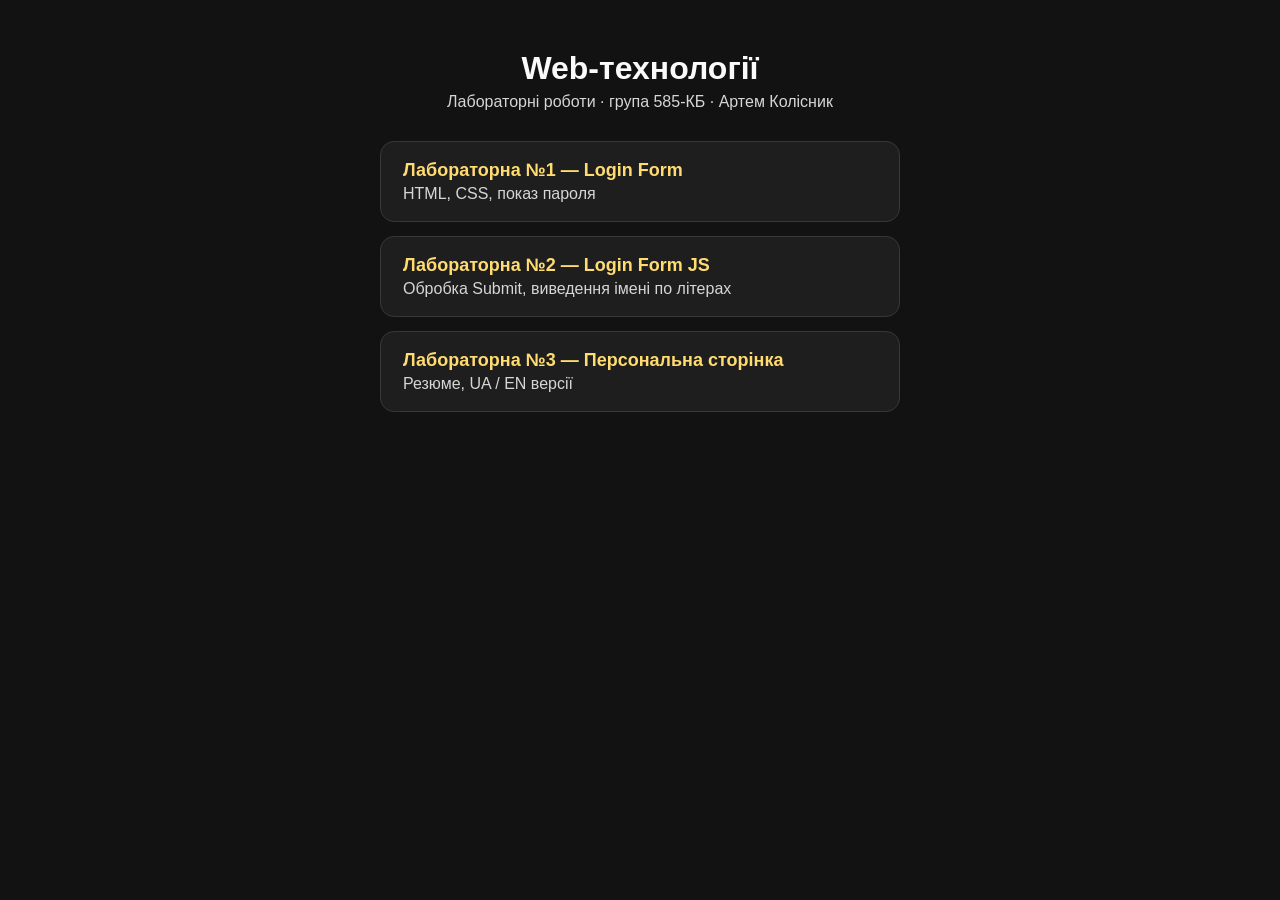
<file: index.html>
<!DOCTYPE html>
<html lang="uk">
<head>
    <meta charset="UTF-8">
    <meta name="viewport" content="width=device-width, initial-scale=1.0">
    <title>Лабораторні роботи — Web-технології</title>
    <style>
        * { margin: 0; padding: 0; box-sizing: border-box; }
        body { font-family: 'Inter', Arial, sans-serif; background: #121212; color: #d6d6d6;
               min-height: 100vh; display: flex; flex-direction: column; align-items: center; padding: 50px 16px; }
        h1 { color: #fafafa; margin-bottom: 6px; text-align: center; }
        .sub { margin-bottom: 30px; text-align: center; }
        .list { width: 100%; max-width: 520px; display: flex; flex-direction: column; gap: 14px; }
        a { display: block; padding: 18px 22px; background: #1e1e1f; border: 1px solid #383838; border-radius: 14px;
            color: inherit; text-decoration: none; transition: border-color .2s, transform .2s; }
        a:hover { border-color: #ffdb70; transform: translateY(-2px); }
        a b { display: block; color: #ffdb70; font-size: 18px; margin-bottom: 4px; }
    </style>
</head>
<body>
    <h1>Web-технології</h1>
    <p class="sub">Лабораторні роботи · група 585-КБ · Артем Колісник</p>
    <div class="list">
        <a href="lab1_login_form/index.html"><b>Лабораторна №1 — Login Form</b>HTML, CSS, показ пароля</a>
        <a href="lab2_login_form_js/index.html"><b>Лабораторна №2 — Login Form JS</b>Обробка Submit, виведення імені по літерах</a>
        <a href="lab3_cv/index.html"><b>Лабораторна №3 — Персональна сторінка</b>Резюме, UA / EN версії</a>
    </div>
</body>
</html>
</file>
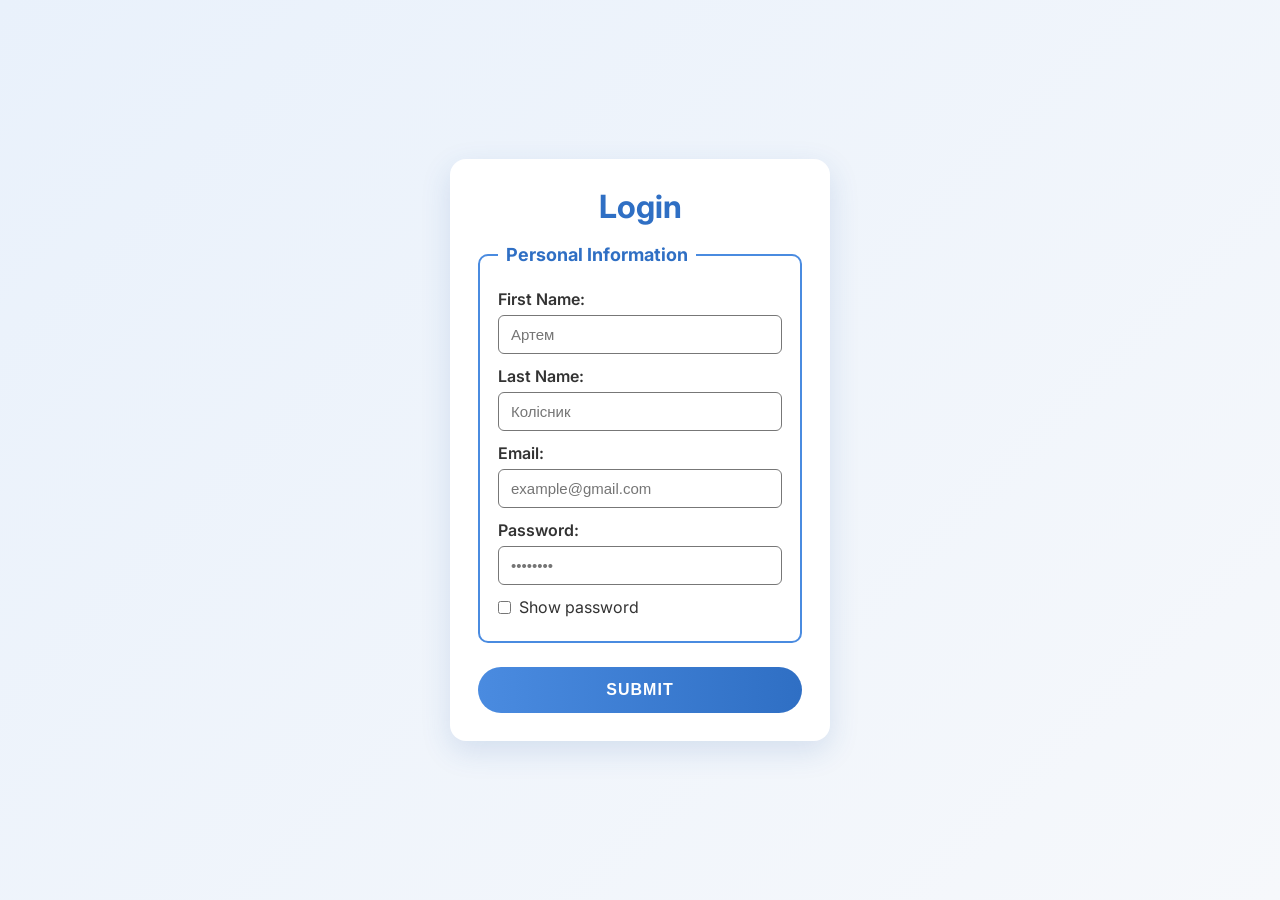
<file: lab1_login_form/index.html>
<!DOCTYPE html>
<html lang="uk">
<head>
    <meta charset="UTF-8">
    <meta name="viewport" content="width=device-width, initial-scale=1.0">
    <title>Login Form</title>
    <link rel="stylesheet" href="style.css">
</head>
<body>
    <main class="wrapper">
        <form class="login-form" id="loginForm">
            <h1 class="title">Login</h1>

            <fieldset class="group">
                <legend>Personal Information</legend>

                <label for="firstName">First Name:</label>
                <input type="text" id="firstName" name="firstName" placeholder="Артем" required>

                <label for="lastName">Last Name:</label>
                <input type="text" id="lastName" name="lastName" placeholder="Колісник" required>

                <label for="email">Email:</label>
                <input type="email" id="email" name="email" placeholder="example@gmail.com" required>

                <label for="password">Password:</label>
                <input type="password" id="password" name="password" placeholder="••••••••" required>

                <label class="show-pass">
                    <input type="checkbox" id="showPassword">
                    Show password
                </label>
            </fieldset>

            <button type="submit" class="btn">Submit</button>
        </form>
    </main>

    <script src="script.js"></script>
</body>
</html>
</file>
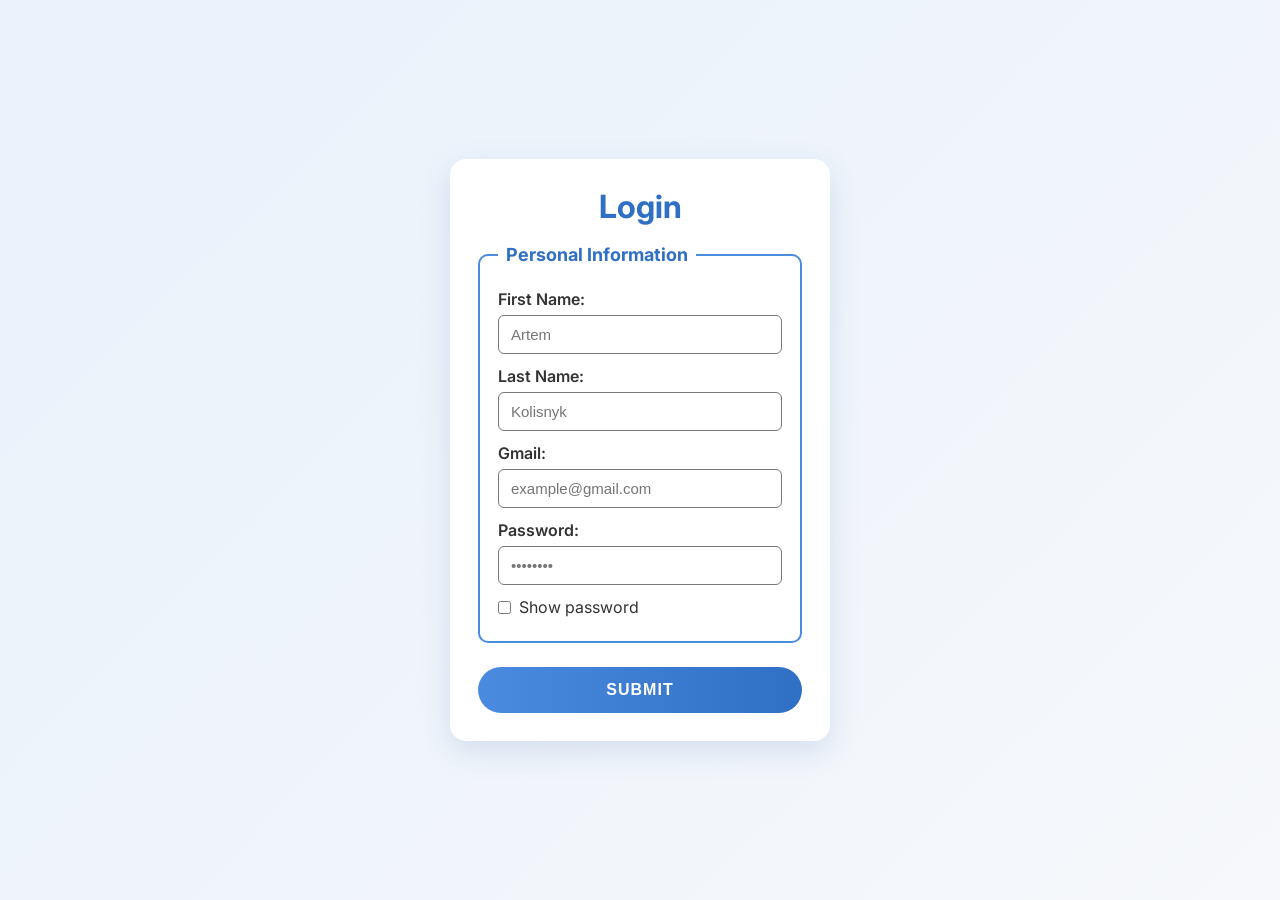
<file: lab2_login_form_js/index.html>
<!DOCTYPE html>
<html lang="uk">
<head>
    <meta charset="UTF-8">
    <meta name="viewport" content="width=device-width, initial-scale=1.0">
    <title>Login Form JS</title>
    <link rel="stylesheet" href="style.css">
</head>
<body>
    <main class="wrapper">
        <form class="login-form" id="loginForm">
            <h1 class="title">Login</h1>

            <fieldset class="group">
                <legend>Personal Information</legend>

                <label for="firstName">First Name:</label>
                <input type="text" id="firstName" class="user-name" placeholder="Artem" required>

                <label for="lastName">Last Name:</label>
                <input type="text" id="lastName" placeholder="Kolisnyk" required>

                <label for="email">Gmail:</label>
                <input type="email" id="email" placeholder="example@gmail.com" required>

                <label for="password">Password:</label>
                <input type="password" id="password" placeholder="••••••••" required>

                <label class="show-pass">
                    <input type="checkbox" id="showPassword">
                    Show password
                </label>
            </fieldset>

            <button type="submit" class="btn">Submit</button>
        </form>
    </main>

    <!-- Pop-up вікно -->
    <div class="pop-up hidden">
        <div class="pop-up__window">
            <button class="close-button" aria-label="close">&times;</button>
            <h2>Success</h2>
            <p>Registration successful!</p>
            <div class="letters"></div>
            <p class="info"></p>
            <button class="btn close">Close</button>
        </div>
    </div>

    <!-- type="module" дозволяє використовувати import / export -->
    <script type="module" src="index.js"></script>
</body>
</html>
</file>
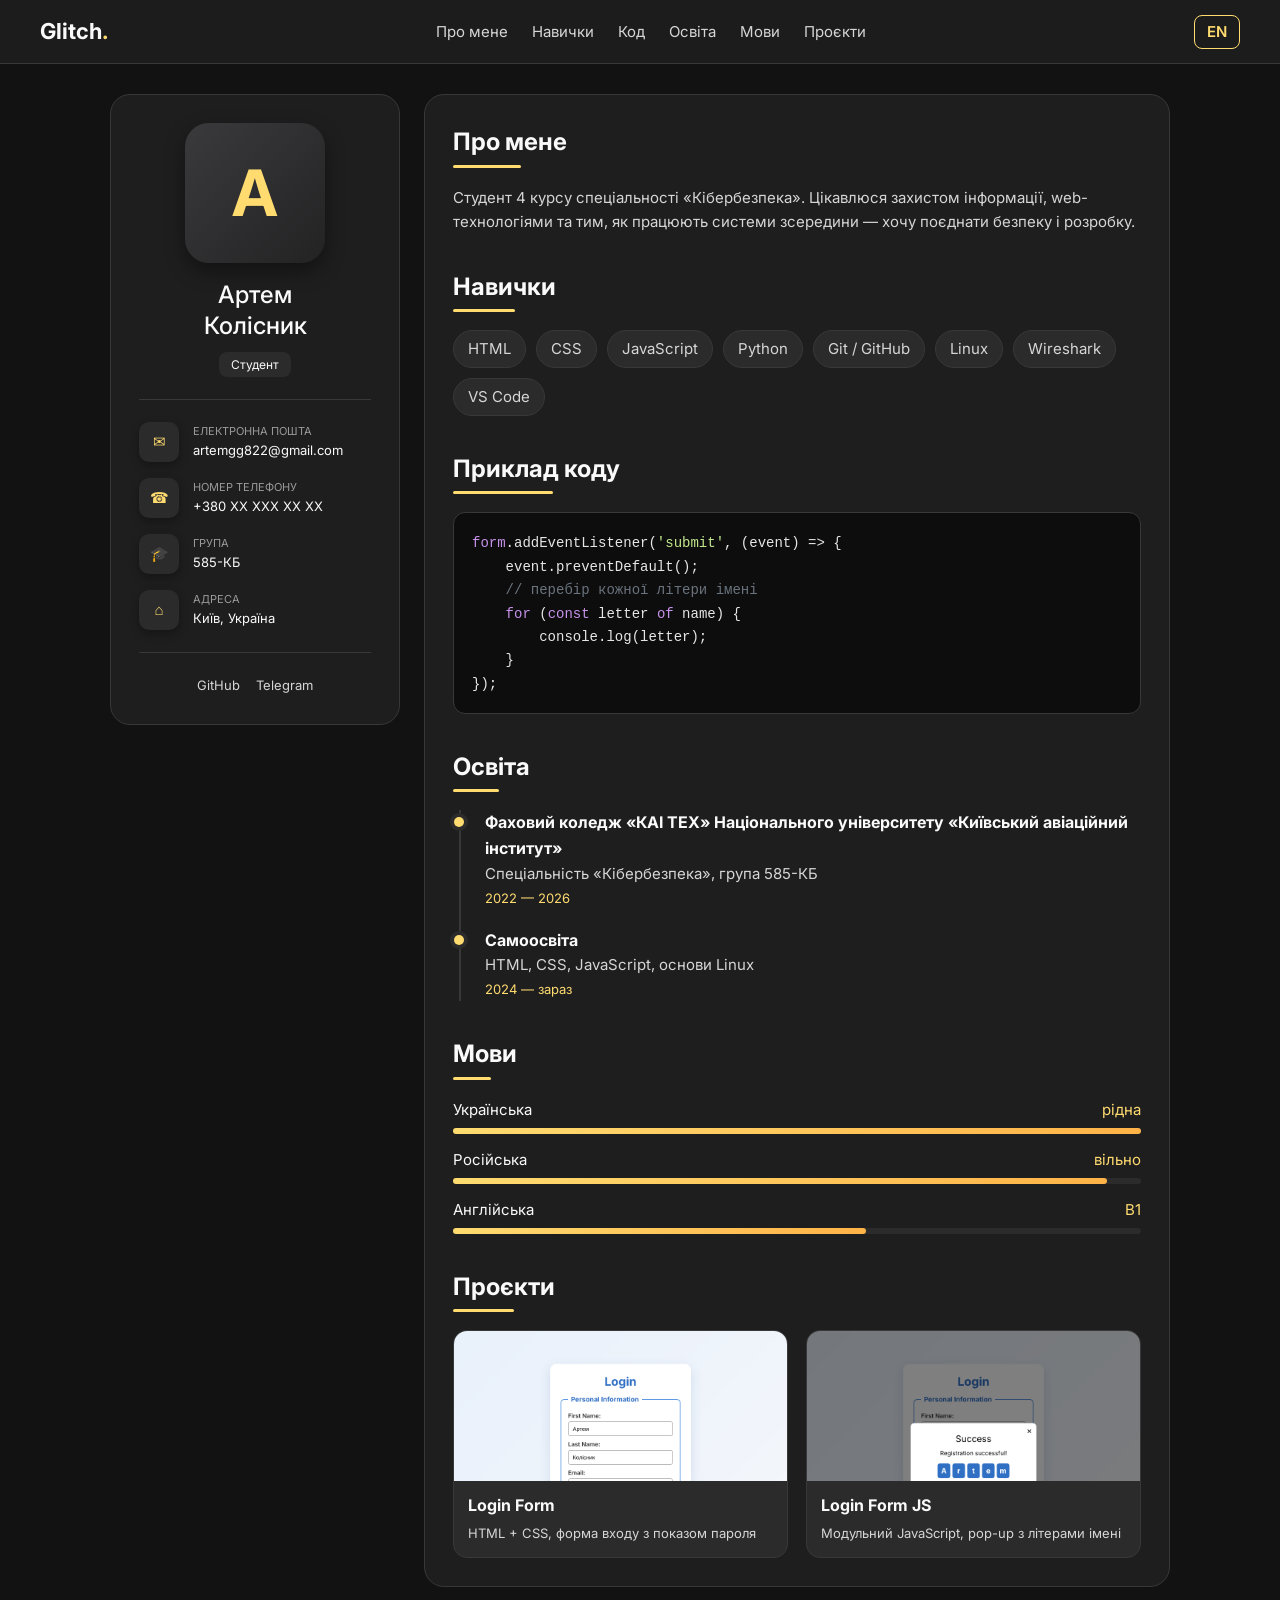
<file: lab3_cv/index.html>
<!DOCTYPE html>
<html lang="uk">
<head>
    <meta charset="UTF-8">
    <meta name="viewport" content="width=device-width, initial-scale=1.0">
    <title>Артем Колісник — персональна сторінка</title>
    <link rel="stylesheet" href="style.css">
</head>
<body>
    <header class="header">
        <a class="logo" href="#">Glitch<span>.</span></a>
        <nav><ul class="nav"><li><a href="#about">Про мене</a></li><li><a href="#skills">Навички</a></li><li><a href="#code">Код</a></li><li><a href="#education">Освіта</a></li><li><a href="#languages">Мови</a></li><li><a href="#projects">Проєкти</a></li></ul></nav>
        <a class="lang-switch" href="en.html">EN</a>
    </header>

    <div class="container">
        <aside class="sidebar">
            <div class="avatar">А</div>
            <h1 class="name">Артем<br>Колісник</h1>
            <p class="badge">Студент</p>
            <hr>
            <ul class="contacts">
                <li class="contact">
                    <span class="contact__icon">✉</span>
                    <div><p class="contact__title">Електронна пошта</p><p class="contact__text">artemgg822@gmail.com</p></div>
                </li>
                <li class="contact">
                    <span class="contact__icon">☎</span>
                    <div><p class="contact__title">Номер телефону</p><p class="contact__text">+380 XX XXX XX XX</p></div>
                </li>
                <li class="contact">
                    <span class="contact__icon">🎓</span>
                    <div><p class="contact__title">Група</p><p class="contact__text">585-КБ</p></div>
                </li>
                <li class="contact">
                    <span class="contact__icon">⌂</span>
                    <div><p class="contact__title">Адреса</p><p class="contact__text">Київ, Україна</p></div>
                </li>
            </ul>
            <hr>
            <div class="social">
                <a href="https://github.com/GodsFlower" title="GitHub">GitHub</a>
                <a href="https://t.me/" title="Telegram">Telegram</a>
            </div>
        </aside>

        <main class="content">
            <section id="about">
                <h2 class="section-title">Про мене</h2>
                <p>Студент 4 курсу спеціальності «Кібербезпека». Цікавлюся захистом інформації, web-технологіями та тим, як працюють системи зсередини — хочу поєднати безпеку і розробку.</p>
            </section>

            <section id="skills">
                <h2 class="section-title">Навички</h2>
                <ul class="skills"><li>HTML</li><li>CSS</li><li>JavaScript</li><li>Python</li><li>Git / GitHub</li><li>Linux</li><li>Wireshark</li><li>VS Code</li></ul>
            </section>

            <section id="code">
                <h2 class="section-title">Приклад коду</h2>
                <pre class="code"><code><span class="k">form</span>.addEventListener(<span class="s">'submit'</span>, (event) => {
    event.preventDefault();
    <span class="c">// перебір кожної літери імені</span>
    <span class="k">for</span> (<span class="k">const</span> letter <span class="k">of</span> name) {
        console.log(letter);
    }
});</code></pre>
            </section>

            <section id="education">
                <h2 class="section-title">Освіта</h2>
                <ul class="timeline">
                <li class="timeline__item">
                    <h3>Фаховий коледж «КАІ ТЕХ» Національного університету «Київський авіаційний інститут»</h3><p>Спеціальність «Кібербезпека», група 585-КБ</p><span>2022 — 2026</span>
                </li>
                <li class="timeline__item">
                    <h3>Самоосвіта</h3><p>HTML, CSS, JavaScript, основи Linux</p><span>2024 — зараз</span>
                </li>
                </ul>
            </section>

            <section id="languages">
                <h2 class="section-title">Мови</h2>
                <ul class="langs">
                <li class="lang">
                    <div class="lang__row"><span>Українська</span><span class="lang__level">рідна</span></div>
                    <div class="lang__bar"><div style="width:100%"></div></div>
                </li>
                <li class="lang">
                    <div class="lang__row"><span>Російська</span><span class="lang__level">вільно</span></div>
                    <div class="lang__bar"><div style="width:95%"></div></div>
                </li>
                <li class="lang">
                    <div class="lang__row"><span>Англійська</span><span class="lang__level">B1</span></div>
                    <div class="lang__bar"><div style="width:60%"></div></div>
                </li>
                </ul>
            </section>

            <section id="projects">
                <h2 class="section-title">Проєкти</h2>
                <div class="projects">
                <a class="project" href="../lab1_login_form/index.html">
                    <img src="img/login1.png" alt="Login Form">
                    <h3>Login Form</h3><p>HTML + CSS, форма входу з показом пароля</p>
                </a>
                <a class="project" href="../lab2_login_form_js/index.html">
                    <img src="img/login2.png" alt="Login Form JS">
                    <h3>Login Form JS</h3><p>Модульний JavaScript, pop-up з літерами імені</p>
                </a>
                </div>
            </section>
        </main>
    </div>
</body>
</html>
</file>
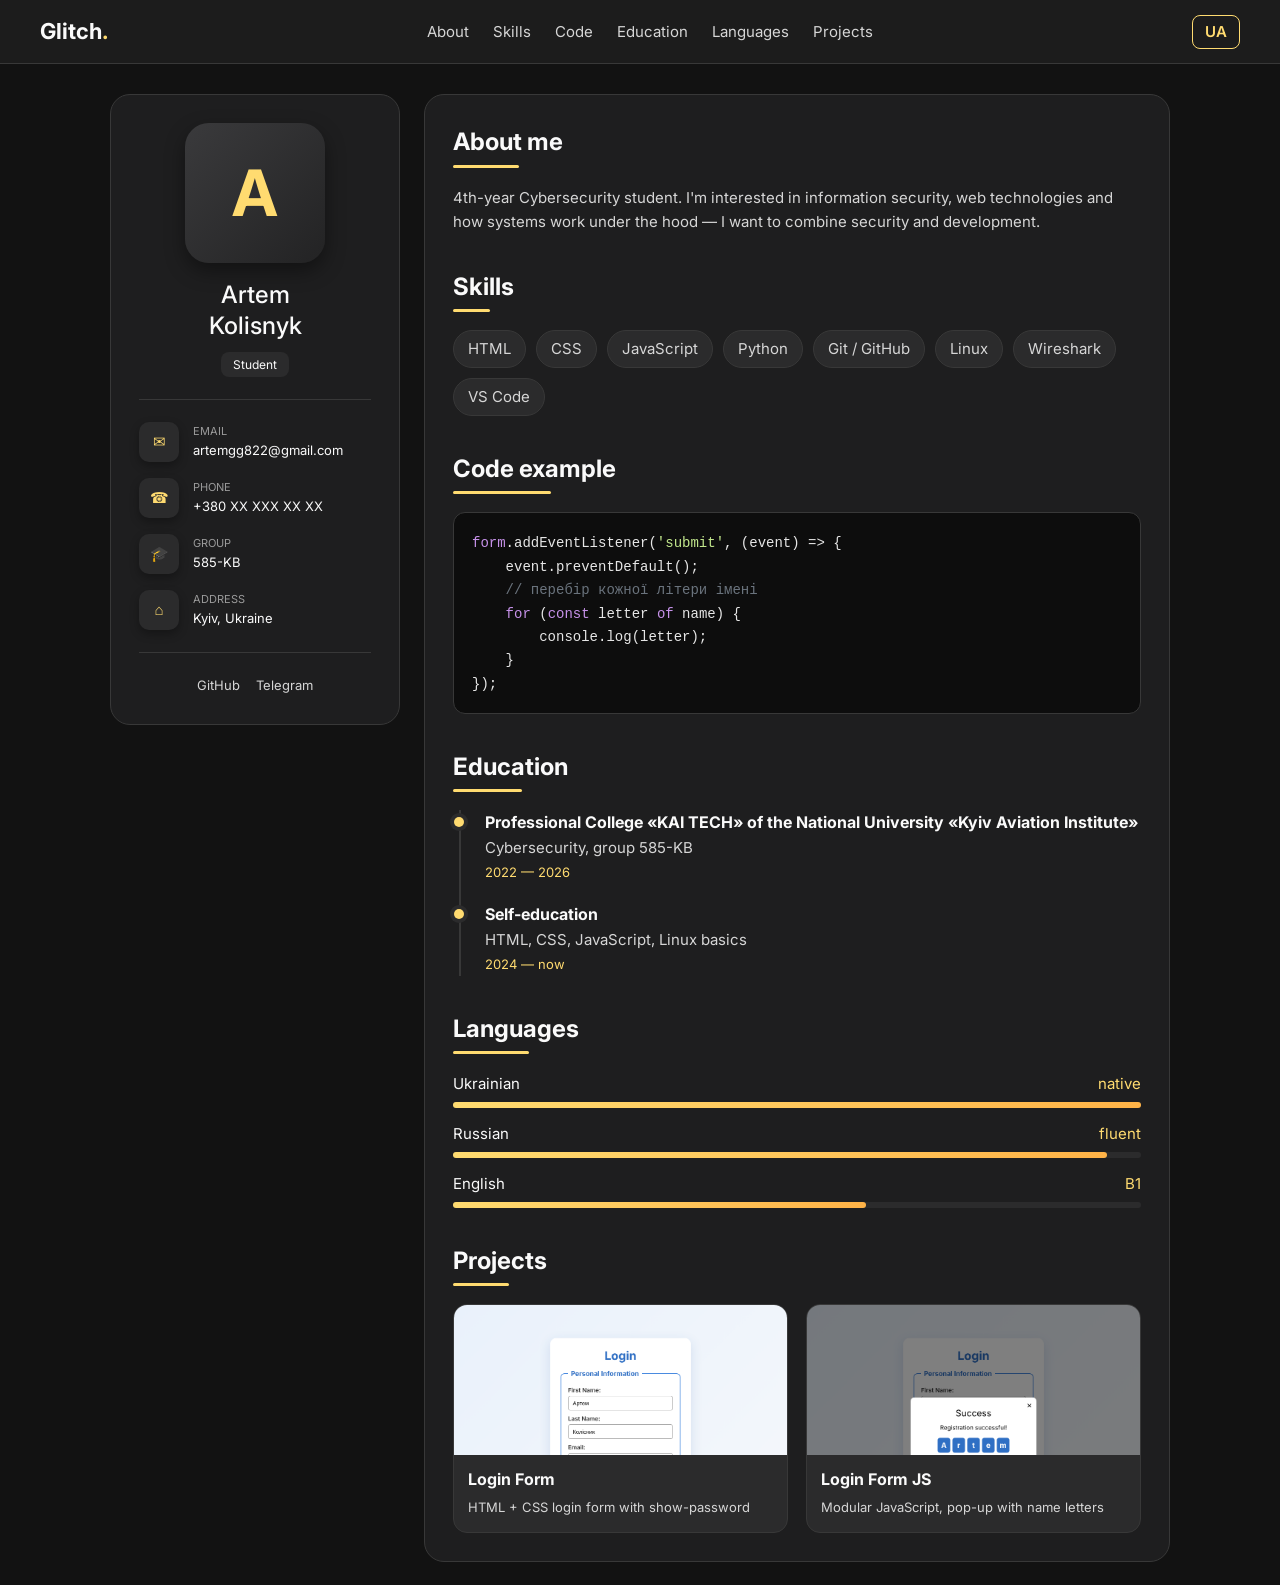
<file: lab3_cv/en.html>
<!DOCTYPE html>
<html lang="en">
<head>
    <meta charset="UTF-8">
    <meta name="viewport" content="width=device-width, initial-scale=1.0">
    <title>Artem Kolisnyk — personal page</title>
    <link rel="stylesheet" href="style.css">
</head>
<body>
    <header class="header">
        <a class="logo" href="#">Glitch<span>.</span></a>
        <nav><ul class="nav"><li><a href="#about">About</a></li><li><a href="#skills">Skills</a></li><li><a href="#code">Code</a></li><li><a href="#education">Education</a></li><li><a href="#languages">Languages</a></li><li><a href="#projects">Projects</a></li></ul></nav>
        <a class="lang-switch" href="index.html">UA</a>
    </header>

    <div class="container">
        <aside class="sidebar">
            <div class="avatar">А</div>
            <h1 class="name">Artem<br>Kolisnyk</h1>
            <p class="badge">Student</p>
            <hr>
            <ul class="contacts">
                <li class="contact">
                    <span class="contact__icon">✉</span>
                    <div><p class="contact__title">Email</p><p class="contact__text">artemgg822@gmail.com</p></div>
                </li>
                <li class="contact">
                    <span class="contact__icon">☎</span>
                    <div><p class="contact__title">Phone</p><p class="contact__text">+380 XX XXX XX XX</p></div>
                </li>
                <li class="contact">
                    <span class="contact__icon">🎓</span>
                    <div><p class="contact__title">Group</p><p class="contact__text">585-KB</p></div>
                </li>
                <li class="contact">
                    <span class="contact__icon">⌂</span>
                    <div><p class="contact__title">Address</p><p class="contact__text">Kyiv, Ukraine</p></div>
                </li>
            </ul>
            <hr>
            <div class="social">
                <a href="https://github.com/GodsFlower" title="GitHub">GitHub</a>
                <a href="https://t.me/" title="Telegram">Telegram</a>
            </div>
        </aside>

        <main class="content">
            <section id="about">
                <h2 class="section-title">About me</h2>
                <p>4th-year Cybersecurity student. I'm interested in information security, web technologies and how systems work under the hood — I want to combine security and development.</p>
            </section>

            <section id="skills">
                <h2 class="section-title">Skills</h2>
                <ul class="skills"><li>HTML</li><li>CSS</li><li>JavaScript</li><li>Python</li><li>Git / GitHub</li><li>Linux</li><li>Wireshark</li><li>VS Code</li></ul>
            </section>

            <section id="code">
                <h2 class="section-title">Code example</h2>
                <pre class="code"><code><span class="k">form</span>.addEventListener(<span class="s">'submit'</span>, (event) => {
    event.preventDefault();
    <span class="c">// перебір кожної літери імені</span>
    <span class="k">for</span> (<span class="k">const</span> letter <span class="k">of</span> name) {
        console.log(letter);
    }
});</code></pre>
            </section>

            <section id="education">
                <h2 class="section-title">Education</h2>
                <ul class="timeline">
                <li class="timeline__item">
                    <h3>Professional College «KAI TECH» of the National University «Kyiv Aviation Institute»</h3><p>Cybersecurity, group 585-KB</p><span>2022 — 2026</span>
                </li>
                <li class="timeline__item">
                    <h3>Self-education</h3><p>HTML, CSS, JavaScript, Linux basics</p><span>2024 — now</span>
                </li>
                </ul>
            </section>

            <section id="languages">
                <h2 class="section-title">Languages</h2>
                <ul class="langs">
                <li class="lang">
                    <div class="lang__row"><span>Ukrainian</span><span class="lang__level">native</span></div>
                    <div class="lang__bar"><div style="width:100%"></div></div>
                </li>
                <li class="lang">
                    <div class="lang__row"><span>Russian</span><span class="lang__level">fluent</span></div>
                    <div class="lang__bar"><div style="width:95%"></div></div>
                </li>
                <li class="lang">
                    <div class="lang__row"><span>English</span><span class="lang__level">B1</span></div>
                    <div class="lang__bar"><div style="width:60%"></div></div>
                </li>
                </ul>
            </section>

            <section id="projects">
                <h2 class="section-title">Projects</h2>
                <div class="projects">
                <a class="project" href="../lab1_login_form/index.html">
                    <img src="img/login1.png" alt="Login Form">
                    <h3>Login Form</h3><p>HTML + CSS login form with show-password</p>
                </a>
                <a class="project" href="../lab2_login_form_js/index.html">
                    <img src="img/login2.png" alt="Login Form JS">
                    <h3>Login Form JS</h3><p>Modular JavaScript, pop-up with name letters</p>
                </a>
                </div>
            </section>
        </main>
    </div>
</body>
</html>
</file>
<file: lab1_login_form/style.css>
@import url('https://fonts.googleapis.com/css2?family=Inter:wght@400;600;700&display=swap');

* {
    margin: 0;
    padding: 0;
    box-sizing: border-box;
}

body {
    font-family: 'Inter', sans-serif;
    min-height: 100vh;
    display: flex;
    justify-content: center;
    align-items: center;
    background: linear-gradient(135deg, #e9f1fb, #f6f8fb);
}

.login-form {
    width: 380px;
    padding: 28px;
    background: #ffffff;
    border-radius: 16px;
    box-shadow: 0 10px 30px rgba(42, 92, 170, 0.15);
}

.title {
    text-align: center;
    color: #2f6fc4;
    margin-bottom: 18px;
}

.group {
    border: 2px solid #4a8be0;
    border-radius: 10px;
    padding: 12px 18px 18px;
}

.group legend {
    padding: 0 8px;
    color: #2f6fc4;
    font-weight: 700;
    font-size: 18px;
}

label {
    display: block;
    margin: 12px 0 6px;
    font-weight: 600;
    color: #333;
}

input[type="text"],
input[type="email"],
input[type="password"] {
    width: 100%;
    padding: 10px 12px;
    border: 1px solid #777;
    border-radius: 6px;
    font-size: 15px;
    transition: border-color 0.2s;
}

input:focus {
    outline: none;
    border-color: #2f6fc4;
    box-shadow: 0 0 0 3px rgba(47, 111, 196, 0.2);
}

.show-pass {
    display: flex;
    align-items: center;
    gap: 8px;
    font-weight: 400;
    cursor: pointer;
}

.btn {
    width: 100%;
    margin-top: 24px;
    padding: 14px;
    border: none;
    border-radius: 30px;
    background: linear-gradient(90deg, #4a8be0, #2f6fc4);
    color: #fff;
    font-size: 16px;
    font-weight: 700;
    text-transform: uppercase;
    letter-spacing: 1px;
    cursor: pointer;
    transition: transform 0.15s;
}

.btn:hover {
    transform: translateY(-2px);
}
</file>
<file: lab2_login_form_js/style.css>
@import url('https://fonts.googleapis.com/css2?family=Inter:wght@400;600;700&display=swap');

* {
    margin: 0;
    padding: 0;
    box-sizing: border-box;
}

body {
    font-family: 'Inter', sans-serif;
    min-height: 100vh;
    display: flex;
    justify-content: center;
    align-items: center;
    background: linear-gradient(135deg, #e9f1fb, #f6f8fb);
}

.login-form {
    width: 380px;
    padding: 28px;
    background: #ffffff;
    border-radius: 16px;
    box-shadow: 0 10px 30px rgba(42, 92, 170, 0.15);
}

.title {
    text-align: center;
    color: #2f6fc4;
    margin-bottom: 18px;
}

.group {
    border: 2px solid #4a8be0;
    border-radius: 10px;
    padding: 12px 18px 18px;
}

.group legend {
    padding: 0 8px;
    color: #2f6fc4;
    font-weight: 700;
    font-size: 18px;
}

label {
    display: block;
    margin: 12px 0 6px;
    font-weight: 600;
    color: #333;
}

input[type="text"],
input[type="email"],
input[type="password"] {
    width: 100%;
    padding: 10px 12px;
    border: 1px solid #777;
    border-radius: 6px;
    font-size: 15px;
    transition: border-color 0.2s;
}

input:focus {
    outline: none;
    border-color: #2f6fc4;
    box-shadow: 0 0 0 3px rgba(47, 111, 196, 0.2);
}

.show-pass {
    display: flex;
    align-items: center;
    gap: 8px;
    font-weight: 400;
    cursor: pointer;
}

.btn {
    width: 100%;
    margin-top: 24px;
    padding: 14px;
    border: none;
    border-radius: 30px;
    background: linear-gradient(90deg, #4a8be0, #2f6fc4);
    color: #fff;
    font-size: 16px;
    font-weight: 700;
    text-transform: uppercase;
    letter-spacing: 1px;
    cursor: pointer;
    transition: transform 0.15s;
}

.btn:hover {
    transform: translateY(-2px);
}

/* ---------- Pop-up ---------- */
.pop-up {
    position: fixed;
    inset: 0;
    background: rgba(0, 0, 0, 0.5);
    display: flex;
    justify-content: center;
    align-items: center;
}

.pop-up.hidden {
    display: none;
}

.pop-up__window {
    position: relative;
    width: 340px;
    padding: 28px 24px 20px;
    background: #fff;
    border-radius: 10px;
    text-align: center;
}

.pop-up__window h2 {
    font-weight: 400;
    margin-bottom: 14px;
}

.close-button {
    position: absolute;
    top: 8px;
    right: 12px;
    border: none;
    background: none;
    font-size: 24px;
    cursor: pointer;
}

.letters {
    display: flex;
    justify-content: center;
    flex-wrap: wrap;
    gap: 6px;
    margin: 18px 0 8px;
}

.letter {
    width: 34px;
    height: 40px;
    display: flex;
    justify-content: center;
    align-items: center;
    border-radius: 6px;
    background: #2f6fc4;
    color: #fff;
    font-size: 20px;
    font-weight: 700;
    animation: show 0.3s ease forwards;
}

.letter.unknown {
    background: #d9534f;
}

.info {
    font-size: 13px;
    color: #666;
}

@keyframes show {
    from { opacity: 0; transform: translateY(-10px); }
    to   { opacity: 1; transform: translateY(0); }
}
</file>
<file: lab3_cv/style.css>
@import url('https://fonts.googleapis.com/css2?family=Inter:wght@400;500;600;700&display=swap');

:root {
    --bg: #121212;
    --card: #1e1e1f;
    --card-2: #2b2b2c;
    --border: #383838;
    --text: #d6d6d6;
    --white: #fafafa;
    --accent: #ffdb70;
}

* {
    margin: 0;
    padding: 0;
    box-sizing: border-box;
}

html {
    scroll-behavior: smooth;
}

body {
    font-family: 'Inter', sans-serif;
    background: var(--bg);
    color: var(--text);
    font-size: 15px;
    line-height: 1.6;
}

a {
    color: inherit;
    text-decoration: none;
}

ul {
    list-style: none;
}

/* ---------- Header ---------- */
.header {
    position: sticky;
    top: 0;
    z-index: 10;
    display: flex;
    align-items: center;
    justify-content: space-between;
    gap: 20px;
    padding: 14px 40px;
    background: rgba(30, 30, 31, 0.9);
    backdrop-filter: blur(8px);
    border-bottom: 1px solid var(--border);
}

.logo {
    font-size: 22px;
    font-weight: 700;
    color: var(--white);
}

.logo span {
    color: var(--accent);
}

.nav {
    display: flex;
    gap: 24px;
}

.nav a {
    transition: color 0.2s;
}

.nav a:hover {
    color: var(--accent);
}

.lang-switch {
    padding: 4px 12px;
    border: 1px solid var(--accent);
    border-radius: 8px;
    color: var(--accent);
    font-weight: 600;
}

/* ---------- Layout ---------- */
.container {
    max-width: 1100px;
    margin: 30px auto;
    padding: 0 20px;
    display: grid;
    grid-template-columns: 290px 1fr;
    gap: 24px;
    align-items: start;
}

.sidebar,
.content {
    background: var(--card);
    border: 1px solid var(--border);
    border-radius: 20px;
    padding: 28px;
}

/* ---------- Sidebar ---------- */
.sidebar {
    position: sticky;
    top: 90px;
    text-align: center;
}

.avatar {
    width: 140px;
    height: 140px;
    margin: 0 auto 16px;
    border-radius: 24px;
    display: flex;
    align-items: center;
    justify-content: center;
    font-size: 64px;
    font-weight: 700;
    color: var(--accent);
    background: linear-gradient(135deg, #3a3a3c, #232324);
    box-shadow: 0 8px 20px rgba(0, 0, 0, 0.4);
}

.name {
    color: var(--white);
    font-size: 24px;
    font-weight: 500;
    line-height: 1.3;
}

.badge {
    display: inline-block;
    margin-top: 10px;
    padding: 3px 12px;
    background: var(--card-2);
    border-radius: 8px;
    font-size: 12px;
    color: var(--white);
}

hr {
    border: none;
    height: 1px;
    background: var(--border);
    margin: 22px 0;
}

.contacts {
    display: flex;
    flex-direction: column;
    gap: 16px;
    text-align: left;
}

.contact {
    display: flex;
    align-items: center;
    gap: 14px;
}

.contact__icon {
    flex-shrink: 0;
    width: 40px;
    height: 40px;
    display: flex;
    align-items: center;
    justify-content: center;
    border-radius: 10px;
    background: var(--card-2);
    color: var(--accent);
    box-shadow: 0 4px 10px rgba(0, 0, 0, 0.3);
}

.contact__title {
    font-size: 11px;
    text-transform: uppercase;
    color: #9a9a9a;
}

.contact__text {
    color: var(--white);
    font-size: 13px;
    word-break: break-all;
}

.social {
    display: flex;
    justify-content: center;
    gap: 16px;
    font-size: 13px;
}

.social a:hover {
    color: var(--accent);
}

/* ---------- Content ---------- */
section {
    margin-bottom: 34px;
}

section:last-child {
    margin-bottom: 0;
}

.section-title {
    position: relative;
    display: inline-block;
    color: var(--white);
    font-size: 24px;
    margin-bottom: 18px;
    padding-bottom: 6px;
}

/* жовта лінія під заголовком — псевдоелемент */
.section-title::after {
    content: "";
    position: absolute;
    left: 0;
    bottom: 0;
    width: 60%;
    height: 3px;
    border-radius: 3px;
    background: var(--accent);
}

.skills {
    display: flex;
    flex-wrap: wrap;
    gap: 10px;
}

.skills li {
    padding: 6px 14px;
    background: var(--card-2);
    border: 1px solid var(--border);
    border-radius: 20px;
    transition: border-color 0.2s, color 0.2s;
}

.skills li:hover {
    border-color: var(--accent);
    color: var(--accent);
}

.code {
    background: #0d0d0d;
    border: 1px solid var(--border);
    border-radius: 12px;
    padding: 18px;
    overflow-x: auto;
    font-family: 'Consolas', 'DejaVu Sans Mono', monospace;
    font-size: 14px;
    color: #e6e6e6;
}

.code .k { color: #c792ea; }
.code .s { color: #c3e88d; }
.code .c { color: #6a737d; }

/* ---------- Timeline ---------- */
.timeline {
    border-left: 2px solid var(--border);
    margin-left: 6px;
    padding-left: 24px;
}

.timeline__item {
    position: relative;
    margin-bottom: 18px;
}

.timeline__item::before {
    content: "";
    position: absolute;
    left: -31px;
    top: 7px;
    width: 10px;
    height: 10px;
    border-radius: 50%;
    background: var(--accent);
    box-shadow: 0 0 0 4px var(--card-2);
}

.timeline__item h3 {
    color: var(--white);
    font-size: 16px;
}

.timeline__item span {
    color: var(--accent);
    font-size: 13px;
}

/* ---------- Languages ---------- */
.langs {
    display: flex;
    flex-direction: column;
    gap: 14px;
}

.lang__row {
    display: flex;
    justify-content: space-between;
    color: var(--white);
}

.lang__level {
    color: var(--accent);
}

.lang__bar {
    height: 6px;
    margin-top: 6px;
    background: var(--card-2);
    border-radius: 6px;
}

.lang__bar div {
    height: 100%;
    border-radius: 6px;
    background: linear-gradient(90deg, #ffdb70, #ffb347);
}

/* ---------- Projects ---------- */
.projects {
    display: grid;
    grid-template-columns: repeat(auto-fill, minmax(230px, 1fr));
    gap: 18px;
}

.project {
    background: var(--card-2);
    border: 1px solid var(--border);
    border-radius: 14px;
    overflow: hidden;
    transition: transform 0.2s, box-shadow 0.2s;
}

.project:hover {
    transform: translateY(-4px);
    box-shadow: 0 10px 20px rgba(0, 0, 0, 0.4);
}

.project img {
    width: 100%;
    height: 150px;
    object-fit: cover;
    object-position: top;
    display: block;
}

.project h3 {
    color: var(--white);
    font-size: 16px;
    padding: 12px 14px 0;
}

.project p {
    font-size: 13px;
    padding: 4px 14px 14px;
}

/* ---------- Адаптивність ---------- */
@media (max-width: 860px) {
    .container {
        grid-template-columns: 1fr;
    }

    .sidebar {
        position: static;
    }

    .nav {
        display: none;
    }

    .header {
        padding: 14px 20px;
    }
}
</file>
